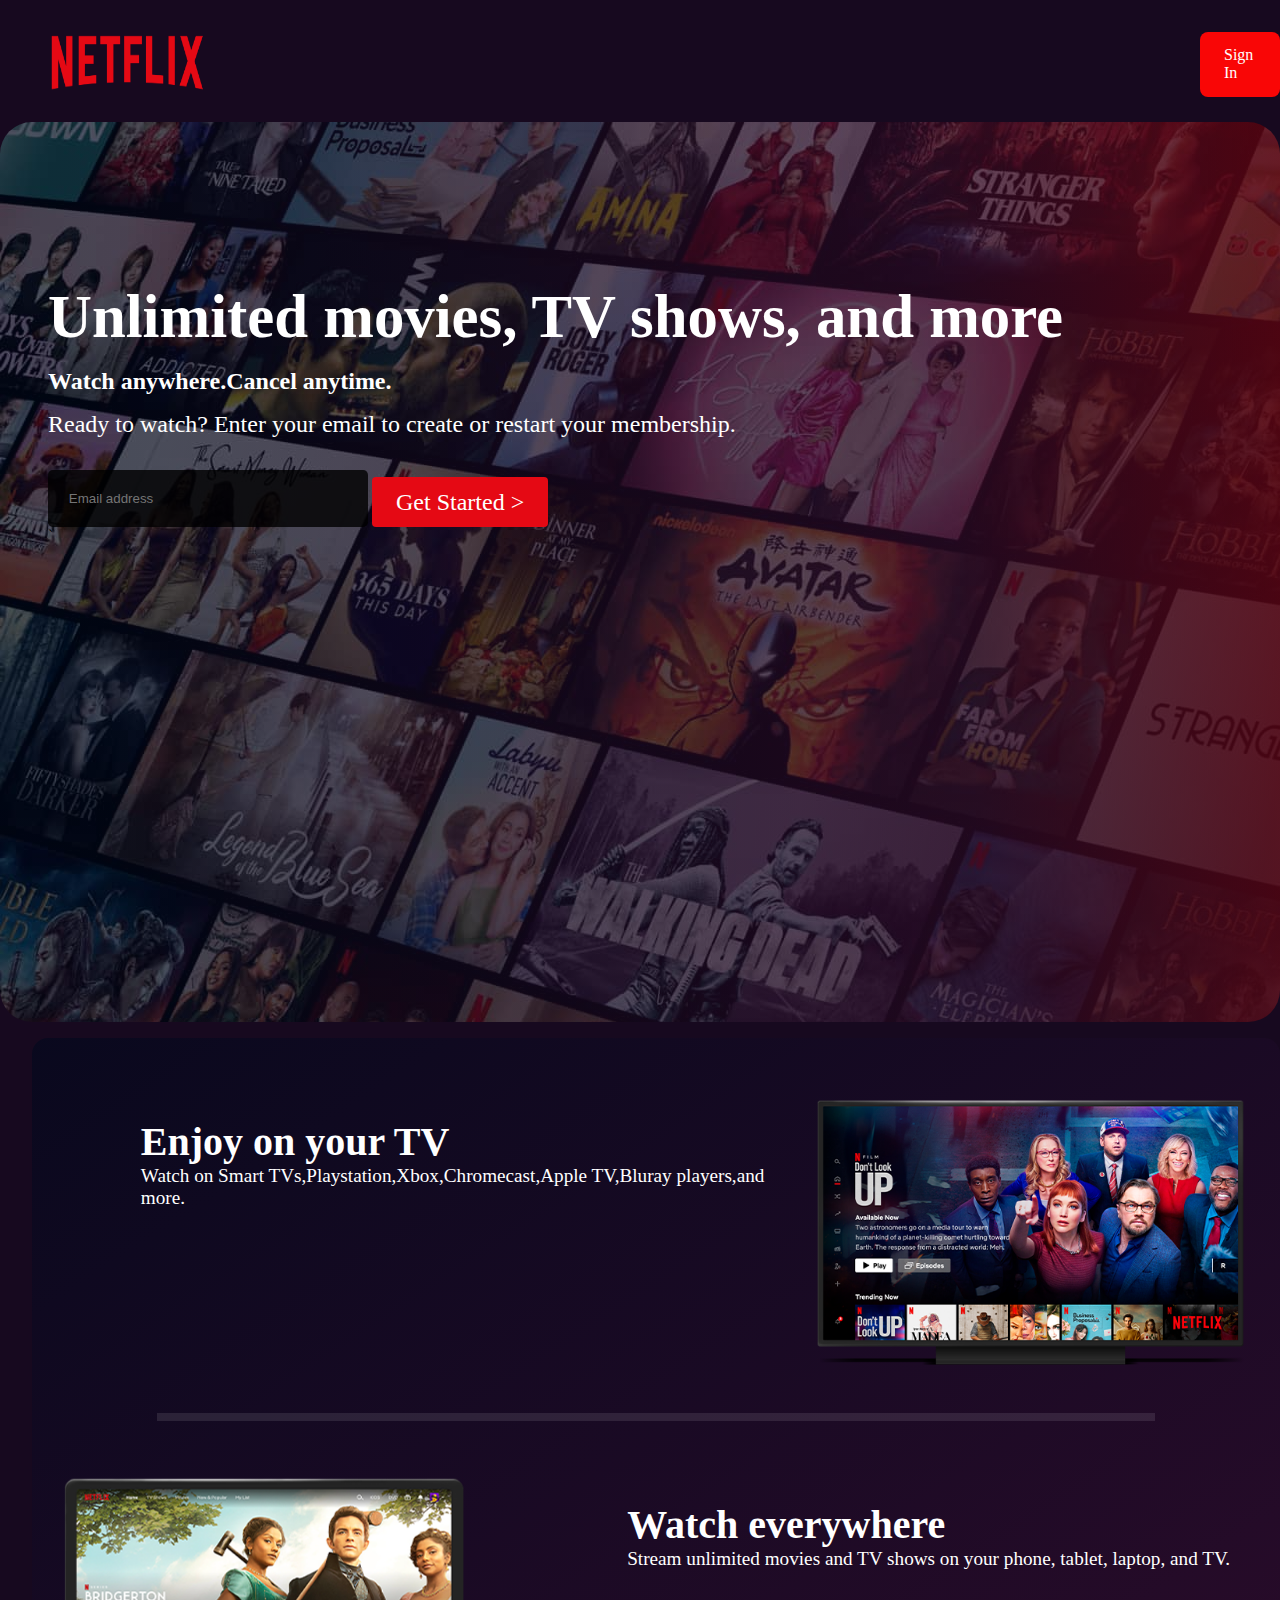
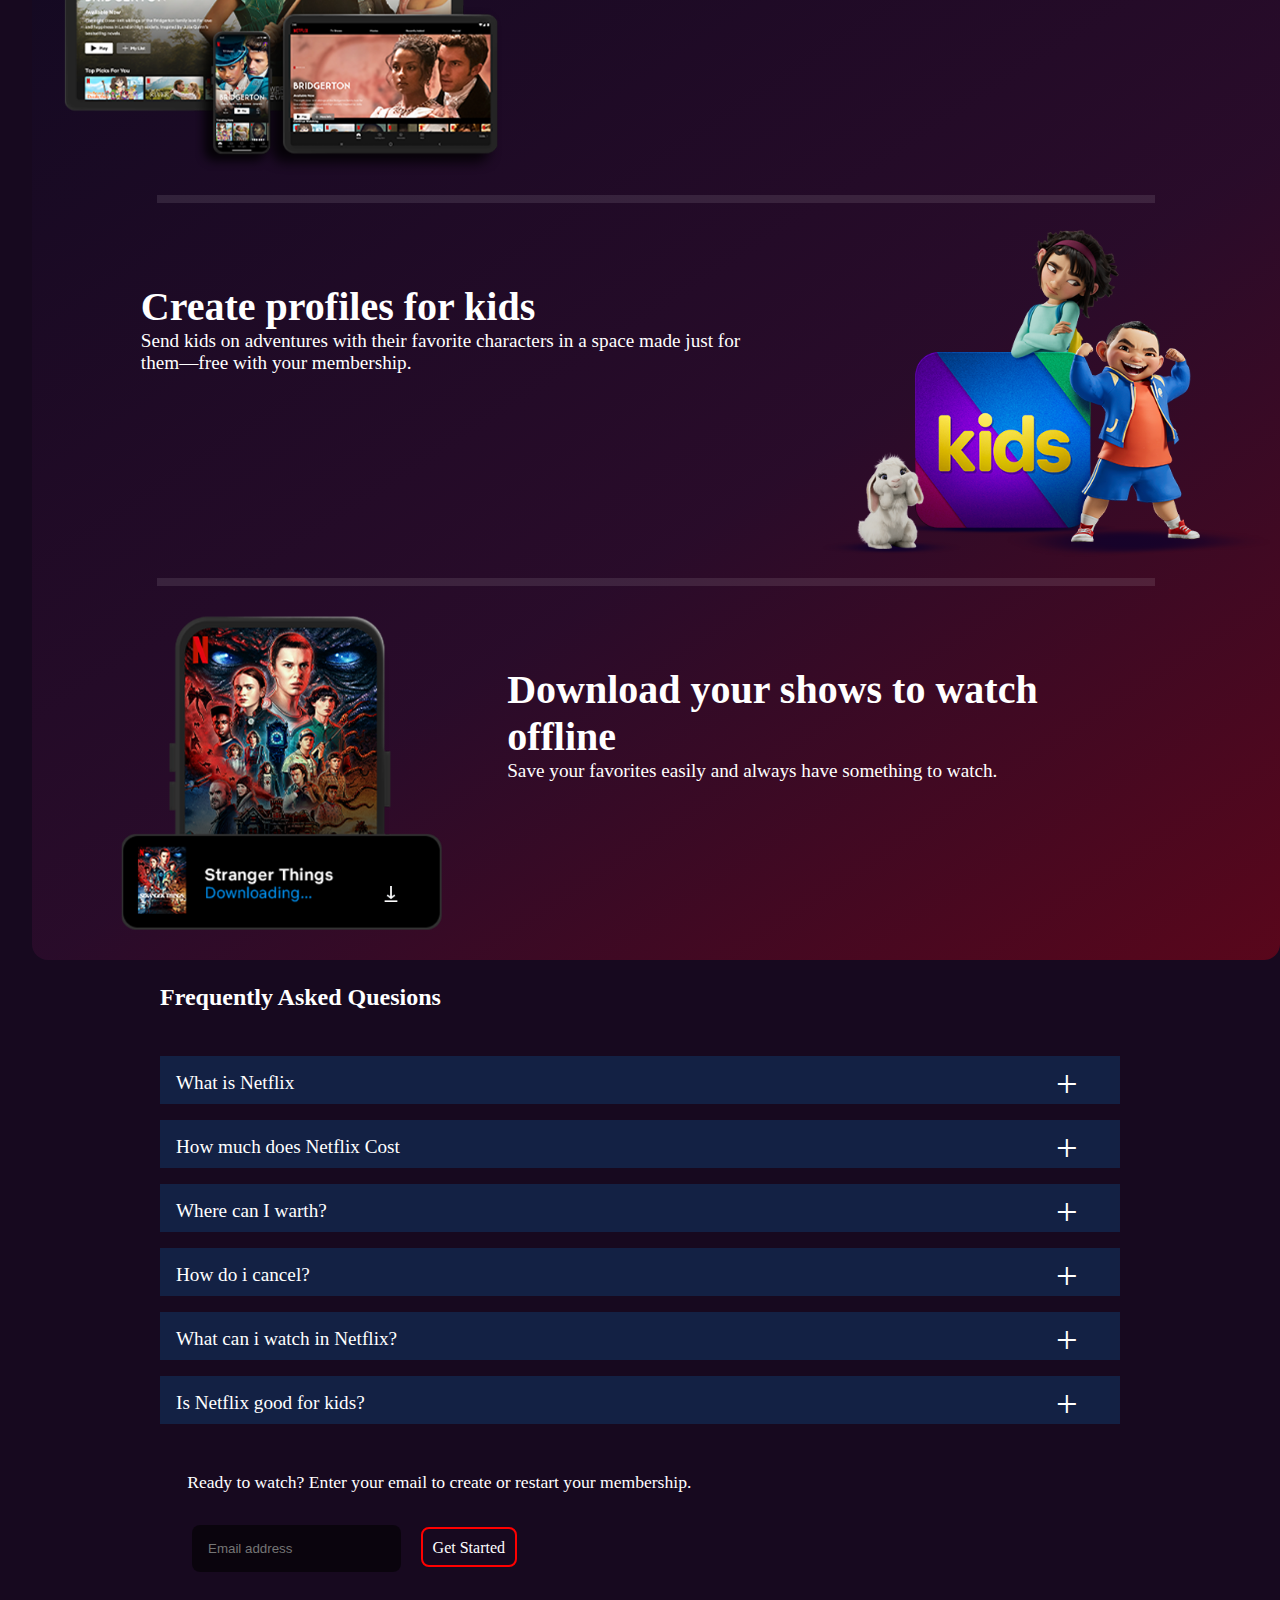
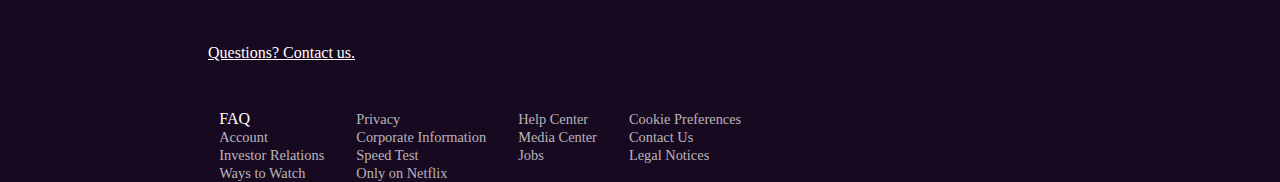
<file: index.html>
<!DOCTYPE html>
<html lang="en">
    <head>
        <meta charset="UTF-8">
        <meta http-equiv="X-UA-Compatible" content="IE=edge">
        <meta name="viewport" content="width=device-width, initial-scale=1.0">
        <title>Document</title>
        <link rel="stylesheet" href="./css/net.css">
        <link rel="stylesheet" media="screen and (max-width:768px)" href="./css/mobile.css">
</head>
<body>
    <header>
        <!--header  -->
        <nav id="header" >
            <img class="logo" src="../NETFLIX/netflix-logo-png-2562.png" alt="">
            <a class="btn" href="net-sign.html">Sign In</a>
        </nav>
        <!-- showcase -->
        <div id="showcase" >
            <div class="showcase-main">
                <h1 class="text-pry">Unlimited movies, TV shows, and more </h1>
                <p class="text"><b>Watch anywhere.Cancel anytime.</b></p>
                <p class="info">Ready to  watch? Enter your email to create or restart your membership.</p>
                <div class="form">
                    <form action="">
                        <input class="input" type="text" name="E-mail" id="E-mail" placeholder="Email address">
                        <a class="button" href="#">Get Started > </a>
                    </form>
                </div>`
            </div>
        </div>
    </header>
    <!-- show-more -->
        <section id="show-more">
            <div class="more">
                <img class="img-show" src="../NETFLIX/netenj.png" alt="TV">
                <div class="cont">
                    <h1 class="text-show" >Enjoy on your TV</h1>
                    <p  class="txt" >Watch on Smart TVs,Playstation,Xbox,Chromecast,Apple TV,Bluray players,and more.</p>
                </div>
                
            </div>
            <div class="border"></div>
            <div class="more1">
                <img class="img-show" src="../NETFLIX/netwat.png" alt="">
                <div class="cont">
                    <h1 class="text-show">Watch everywhere</h1>
                    <p class="txt">Stream unlimited movies and TV shows on your phone, tablet, laptop, and TV.</p>
                </div>
                
            </div>
            <div class="border"></div>
            <div class="more">
                <img class="img-show" src="../NETFLIX/netcreat.png" alt="">
                
                <div class="cont">
                    <h1 class="text-show">Create profiles for kids</h1>
                    <p  class="txt" >Send kids on adventures with their favorite characters in a space made just for them—free with your membership.</p>
                </div>
            </div>
            <div class="border"></div>
            <div  class="more1">
                <img class="img-show" src="../NETFLIX/netdown.png" alt="">
                <div class="gif">
                     <img class="icons1" src="../NETFLIX/netflix-icon.gif" alt="">
                </div>
                
                <div class="cont">
                   <h1 class="text-show">Download your shows to watch offline</h1>
                    <p  class="txt" >Save your favorites easily and always have something to watch.</p>
                </div>
            </div>

        </section>

        <!-- features -->
        <section id="features" >
            <h1 class="text-feat">Frequently Asked Quesions</h1>
            <ul >
                <li><p class="feat">What is Netflix  <span class="icon">+</span></p></li>
                <li ><p class="feat">How much does Netflix Cost <span class="icon">+</span></p></li>
                <li ><p class="feat"> Where can I warth? <span class="icon">+</span></p></li>
                <li ><p class="feat">How do i cancel? <span class="icon">+</span></p></li>
                <li ><p class="feat">What can i watch in Netflix? <span class="icon">+</span></p></li>
                <li > <p class="feat">Is Netflix good for kids? <span class="icon">+</span></p></li>
            </ul>
        </section>

        
        <!-- info -->
        <section id="info">
            <div class="more-info">
                <p>Ready to watch? Enter your email to create or restart your membership.</p>
            </div>
        </section>
         <div id="form-2" class="form" >
             <form action="">
                <input  type="text" name="E-mail" id="E-mail" placeholder="Email address">
                <a href="#">Get Started</a>
            </form>
            </div> 
        
        <!-- footer -->
        <footer>
            <a class="ln-txt" href="">Questions? Contact us.</a>

            <div class="links">

                <div class="lin"> <li><ahref="">FAQ<a><a></li>
                    <li><a href="">Account</a></li>

                    <li><a href="">Investor Relations</a></li>
                    <li><a href=""> Ways to Watch</a></li></div>

                <div class="lin"><li><a href=""> Privacy</a></li>
                    <li><a href="">Corporate Information </a></li>
                    <li><a href=""> Speed Test </a></li>
                    <li><a href=""> Only on Netflix</a></li></div>

                <div class="lin"><li><a href="">Help Center</a></li>
                    <li><a href=""> 
                        Media Center</a></li>
                    <li><a href="">
                        Jobs</a></li>
                    <li><a href=""
                        Terms of Use></a></li></div>
                        
                <div class="lin">
                  <li><a href="">Cookie Preferences</a></li>
                    <li><a href="">
                        Contact Us</a></li>
                    <li><a href="">
                        Legal Notices</a></li></div>
            </div>

        </footer>

    
</body>
</htmnetl>
</file>
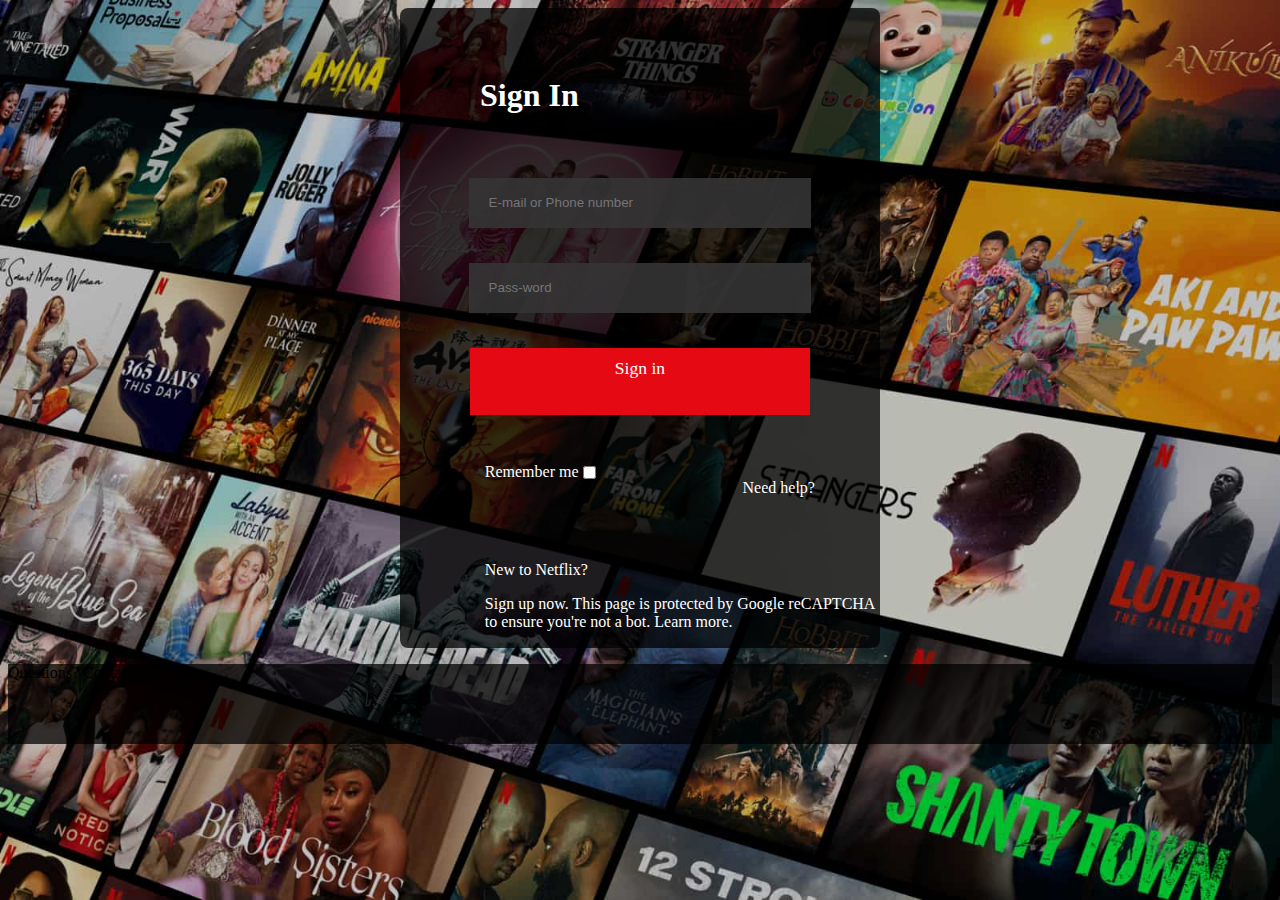
<file: net-sign.html>
<!DOCTYPE html>
<html lang="en">
    <head>
        <meta charset="UTF-8">
        <meta http-equiv="X-UA-Compatible" content="IE=edge">
        <meta name="viewport" content="width=device-width, initial-scale=1.0">
        <title>Document</title>
        <link rel="stylesheet" href="css/net-sign.css">
    </head>
    <body class="body">
     
<div >
        <form class="sign-form" action="">
            <h1 class="sign-txt" >Sign In</h1>
            <input class="input-sign" type="text" name="E-mail or Phone number" id=" E-mail or Phone number" placeholder="E-mail or Phone number">
            <input class="input-sign" type="text" name="Pass-word" id="Pass-word" placeholder="Pass-word">
            <div class="sign-btn">
                <a class="sign-btn" href="#">Sign in<a>
            </div>
            <div class="box">
                <label class="" for="checkbox">Remember me</label>
                <input class="check" type="checkbox" name="Remember me" id="Remember me">
                <p>Need help?</p>
            </div>
            <div class="sign-p">
            <p>New to Netflix? </p><p> Sign up now.
                This page is protected by Google reCAPTCHA to ensure you're not a bot. Learn more.</p>
    
            </div>
        </form>
</div>

    <footer class="footer ">
        <p>Questions? Contact us.</p>
    </footer>
    
</body>
</html>
</file>
<file: css/net.css>
*{
    padding: 0px;
    margin: 0px;
    box-sizing: border-box;
}


/* Main Section */
body{
    background-color: #17091f;
}
/* header */
#header{
    display: flex;
    margin-left: 1.5rem;
    margin-top: 2rem;
    margin-bottom: 1.6rem;
}
/* btn */
.btn{
    width: 6rem;
    margin-left:62rem ;
    /* margin-left: 58rem; */
    text-decoration: none;
    background-color: #f90606;
    padding: 0.9rem;
    padding-left: 1.5rem;
    color: #fff;
    border-radius: 0.5rem;
}
/* logo */
.logo{
    width: 10rem;
    margin-left: 1.5rem;

}
/*  Section-showcase */
#showcase{
    background-image:  linear-gradient(84.58deg, rgba(0, 8, 29, 0.6) 10.01%, rgba(53, 13, 49, 0.6) 73.1%, rgba(132, 5, 25, 0.6) 101.09%),linear-gradient(102.21deg, rgba(0, 0, 0, 0.04) 16.09%, rgba(1, 1, 1, 0.17) 39.27%, rgba(1, 1, 1, 0.24) 64.25%, rgba(4, 4, 4, 0.8) 96.63%),url("../NETFLIX/netflix.jpg");
    max-width: 180vh;
    border-radius: 2rem;
    height: 100vh;
    margin: auto;
    min-height: 32rem;
}
.showcase-main{
    padding-top: 10rem;
    padding-left: 3rem;
    max-width: 100%;
}
/* form */
.form{
    margin-top: 2rem;
    max-width: 80rem;
}
/* input */
.input{
    padding: 1.3rem;
    width: 20rem;
    border-radius: 0.3rem;
    border: none;
    background-color: rgba(0, 0, 0, 0.798);
}
.button{
   
    text-decoration: none;
    padding: 0.45rem 1.4rem;
    border-radius: 0.3rem;
    border-radius: 0.25rem;
    vertical-align: text-top;
    width: auto;
    font-size: 1.5rem;
    font-weight: 500;
    min-height: 3.5rem;
    padding: 0.75rem 1.5rem;
    background: rgb(229, 9, 20);
    color: rgb(255, 255, 255);
}
/* texts */
.text-pry{
    color: #fff;
    font-size: 3.8rem;
}
.text{
    font-size: 1.5rem;
    color: #fff;
    padding-top: 1rem;
    padding-bottom: 1rem;
}
.info{
    color: #fff;
    font-size: 1.5rem;

}
.txt{
    color: #fff;
    font-size: 1.2rem;
}


/*  section-show-more */
#show-more{
    margin-top: 1rem;
    min-height: 32rem;
    background: linear-gradient(146.77deg, rgba(0, 8, 29, 0.6) 0%, rgba(53, 13, 49, 0.6) 65.31%, rgba(132, 5, 25, 0.6) 99.52%);
    border-radius: 16px;
    max-width: 80rem;
    margin-left:2rem ;
}
#show-more .more{
    display: flex;
    flex-direction: row-reverse;
    margin: auto;
}
#show-more .more1{
    display: flex;
     max-width: 80rem;
    margin: auto;
   
}
 .border {
    border-bottom: 8px solid rgba(255, 255, 255, 0.1);
    width: 80%;
    margin: auto;
   
}
  /*icons-1  */
  .gif{
    max-width: 10%;
    max-height: 2.5rem;
    margin-top: 18rem;
    margin-left: -10rem;
}
.icons1{
    max-height: 2.5rem;
}
/*  show */
.text-show{
    color: #fff;
    font-size: 2.5rem;
    font-weight: bold;
}
.img-show{
    width: 40%;
}
.cont{
    max-width:40rem ;
    margin-left: 6rem;
    margin-top:5rem ;
    margin-bottom: 2rem;
}


/*  section-features */
.icon{
    position: relative;
    font-size: 2.4rem;
    top: -2rem;
    margin-left: 55rem;
    
}
.text-feat{
    margin-top: 1.5rem;
    margin-bottom: 2.8rem;
    color: #fff;
    font-size: 1.5rem;
}
/*  Features ul */
#features ul {
   list-style: none;
}
#features{
    margin: auto;
    max-width: 60rem;

}
#features .feat{
    background-color: rgba(19, 33, 68, 1);
  color: #fff;
  width: 60rem;
  height: 3rem;
  font-size: 1.2rem;
  margin-top: 1rem;
  padding: 1rem;
}
#features .feat:hover{
    background-color: #0f5f792f;
}
/* info */
#info{
   margin-left: 11.7rem;
  color: #fff;
  font-size: 1.1rem;
}
#info .more-info{
   margin-top: 3rem;
}

/* form-2 */
#form-2 {
    max-width: 50rem;
    margin-bottom: 3rem;

}
#form-2  input{
     background-color: rgba(0, 0, 0, 0.551);
    border: none;
    margin-left: 12rem;
    padding: 1rem;
    border-radius: 0.5rem;
    display: inline-block;
    margin-bottom: 1.5rem;
    
}
#form-2 a{
    margin-left: 1rem;
    text-decoration: none;
    color: #fff;
    background-color: transparent;
    border: 2px solid red;
    padding: 0.6rem;
    border-radius: 0.5rem;
    
}
#form-2 a:hover{
    transition: 1s ease-in  ;
    background-color: #f90606;
    margin-top: -1rem;
}


/* footer */
.links{
    display: flex;
    margin-left: 11.7rem;
    margin-top: 3rem;
}
.lin-2{
    margin-left: 5.5rem;
}
.lin{
    color: #fff;
    justify-content: center;
    margin-left: 2rem;
    list-style: none;
    
}
.lin  li a{
    color: rgba(255, 255, 255, 0.7);
    font-size: 0.9rem;
    margin-top: 2.5rem;
    text-decoration: none;
    list-style: none;
}
.ln-txt{
    margin-top: 4rem;
    margin-left: 13rem;
    color: #fff;
}
</file>
<file: css/mobile.css>
body{
    background-color: rgba(0, 0, 0, 0.912);
}
/* header */
.header{
    max-width: 40rem;
    display: flex;
    margin-top:1.5rem;
}
.logo{
    margin-left: 0.2rem;
}
.btn{
margin-left: 23rem;
}
#show-more{
    background: linear-gradient(146.77deg, rgba(2, 3, 6, 0.6) 0%, rgba(13, 1, 12, 0.6) 65.31%, rgba(100, 9, 23, 0.746) 99.52%);

}

#features .feat{
    background-color: #161d4f62;
}
.container{
   max-width: 50%; 
}


/*  Section-showcase */
#showcase{
    background-image:  linear-gradient(84.58deg, rgba(0, 8, 29, 0.6) 10.01%, rgba(53, 13, 49, 0.6) 73.1%, rgba(132, 5, 25, 0.6) 101.09%),linear-gradient(102.21deg, rgba(0, 0, 0, 0.04) 16.09%, rgba(1, 1, 1, 0.17) 39.27%, rgba(1, 1, 1, 0.24) 64.25%, rgba(4, 4, 4, 0.8) 96.63%),url("../NETFLIX/netflix.jpg");
    max-width: 40rem;
    border-radius: 2rem;
    height: 70vh;
    margin: auto;
    min-height: 32rem;
}
.showcase-main{
    padding-top: 10rem;
    padding-left: 2rem;
    max-width: 30rem;
}
/* form */
.form{
    margin-top: 2rem;
    max-width:80rem;
}
/* input */
.input{
    padding: 1.1rem;
    width: 15rem;
    border-radius: 0.3rem;
    border: none;
    background-color: rgba(0, 0, 0, 0.798);
}
.button{
   
    text-decoration: none;
    padding: 0.45rem 1.4rem;
    border-radius: 0.3rem;
    border-radius: 0.25rem;
    vertical-align: text-top;
    width: auto;
    font-size: 0.9rem;
    font-weight: 500;
    min-height: 3.5rem;
    padding: 0.75rem 1.5rem;
    background: rgb(229, 9, 20);
    color: rgb(255, 255, 255);
}
/* texts */
.text-pry{
    color: #fff;
    font-size: 2.4rem;
}
.text{
    font-size: 1.3rem;
    color: #fff;
    padding-top: 1rem;
    padding-bottom: 1rem;
}
.info{
    color: #fff;
    font-size: 1.2rem;

}
.txt{
    color: #fff;
    font-size: 1.1rem;
}


/*  section-show-more */
#show-more{
    max-height: 58rem;
    background: linear-gradient(146.77deg, rgba(2, 3, 6, 0.6) 0%, rgba(13, 1, 12, 0.6) 65.31%, rgba(100, 9, 23, 0.746) 99.52%);
    border-radius: 16px;
    max-width: 40rem;
    margin: auto;
    margin-top: 02rem;

}
#show-more .more{
    display: flex;
    flex-direction: row-reverse;
   margin-left: 1rem;
   max-width: 30rem;
}
#show-more .more1{
    display: flex;
     max-width: 80rem;
    margin: auto;
   
}
 .border {
    border-bottom: 8px solid rgba(255, 255, 255, 0.1);
    width: 80%;
    margin: auto;
   
}
  /*icons-1  */
  .gif{
    max-width: 30%;
    max-height: 2.5rem;
    margin-top: 6.65rem;
    margin-left:-4rem;
    border-radius: 0.5rem;
}
.icons1{
    max-height: 2.5rem;
}
/*  show */
.text-show{
    color: #fff;
    font-size: 2rem;
    font-weight: bold;
}
.img-show{
    width: 30%;
    height: 10rem;
}
.cont{
    max-width:40rem ;
    margin-left: 6rem;
    margin-top:5rem ;
    margin-bottom: 2rem;
}


/*  section-features */
.icon{
    position: absolute;
    font-size: 1.2rem;
     top: 1rem; 
     left: -20rem;

    
}
.text-feat{
    margin-top: 1.5rem;
    margin-bottom: 2.8rem;
    color: #fff;
    font-size: 1.5rem;
    text-align: center;
}
/*  Features ul */
#features ul {
   list-style: none;
}
#features{
    margin: auto;
    max-width: 40rem;

}
#features .feat{
    position: relative;
    background-color: rgba(19, 33, 68, 1);
  color: #fff;
  max-width: 38rem;
  height: 3rem;
  font-size: 1.2rem;
  margin-left: 0.8rem;
  margin-top: 1rem;
  padding: 1rem;
}
#features .feat:hover{
    background-color: #0f5f792f;
}
/* info */
#info{
   margin-left: 11.7rem;
  color: #fff;
  font-size: 1.1rem;
}
#info .more-info{
   margin-top: 3rem;
}

/* form-2 */
#form-2 {
    max-width: 50rem;
    margin-bottom: 3rem;

}
#form-2  input{
     background-color: rgba(0, 0, 0, 0.551);
    border: none;
    margin-left: 12rem;
    padding: 1rem;
    border-radius: 0.5rem;
    display: inline-block;
    margin-bottom: 1.5rem;
    
}
#form-2 a{
    margin-left: 0.5rem;
    text-decoration: none;
    color: #fff;
    background-color: transparent;
    border: 2px solid red;
    padding: 0.6rem;
    border-radius: 0.5rem;
    
}
#form-2 a:hover{
    background-color: #f90606;
    margin-top: -1rem;
    transition: 1s ease-in  ;
}

/* info */
#info{
    margin-left: 2.5rem;
   color: #fff;
   font-size: 1.1rem;
 }
 #info .more-info{
    margin-top: 3rem;
    margin-left:2rem ;
 }
 
 /* form-2 */
 #form-2 {
     max-width: 50rem;
     margin-bottom: 3rem;
     margin-left:2rem ;
 
 }
 #form-2  input{
      background-color: rgba(0, 0, 0, 0.551);
     border: none;
     margin-left: 2.5rem;
     padding: 1rem;
     border-radius: 0.5rem;
     display: inline-block;
     margin-bottom: 1.5rem;
     
 }
 #form-2 a{
     margin-left: 0.5rem;
     text-decoration: none;
     color: #fff;
     background-color: transparent;
     border: 2px solid red;
     padding: 0.6rem;
     border-radius: 0.5rem;
     
 }
 #form-2 a:hover{
     background-color: #f90606;
     margin-top: -1rem;
     transition: 1s ease-in  ;
 }





/* footer */
.links{
    display: flex;
    margin-left: 1.7rem;
    margin-top: 3rem;
}
.lin-2{
    margin-left: 5.5rem;
}
.lin{
    color: #fff;
    justify-content: space-evenly;
    margin-left: 2rem;
    list-style: none;
    
}
.lin  li a{
    color: rgba(255, 255, 255, 0.7);
    font-size: 0.9rem;
    margin-top: 2.5rem;
    text-decoration: none;
    list-style: none;
}
.ln-txt{
    margin-top: 4rem;
    margin-left: 13rem;
    color: #fff;
}
</file>
<file: css/net-sign.css>
/* Sign Up Section */
.body{
    background-color: white;
    background-image:url("../NETFLIX/netflix.jpg"); 
    background-repeat: no-repeat;
    background-position: center;
    background-size: cover;
    background-attachment: fixed;
}
.check{
    margin-top: -1.8rem;
}
.sign-txt{
    color: #fff;
    padding-top: 1.3rem;
    margin-left: 5rem;
    margin-bottom: 2rem;
    display: inline-block;
    margin-top: 3rem;

}
.sign-form{
    background-color:#000000bd;
    max-width: 30rem;
    height:40rem;
    margin: auto;
    border-style: none;
    border-radius: 0.5rem;
}
.input-sign{
    min-width: 20rem;
    padding-left: 1.2rem;
    height: 3rem;
    background-color: #353335e9;
    display: block;
    margin: auto;
    margin-top: 2rem;
    margin-bottom: 2.2rem;
    border-style: none;

    
}
.sign-btn{
    height: 3rem;
    width: 20rem;
    text-align: center;
    text-decoration: none;
    font-size: 1.1rem;
    background-color: #e50914;
    color: #fff;
    font-weight: 500;
    margin: auto;
    padding: 0.6rem;

}
.box{
    margin-top: 3rem;
    margin-left:5.3rem;
    color: #fff;
    display: flex;
}
.box p{
    margin-left: 9rem;

}
.sign-p{
    color: #fff;
   margin-top: 3rem;
   margin-left: 5.3rem;

}
.footer{
    background-color:#000000bd;
    max-width:100%;
    height: 5rem;
}
</file>
